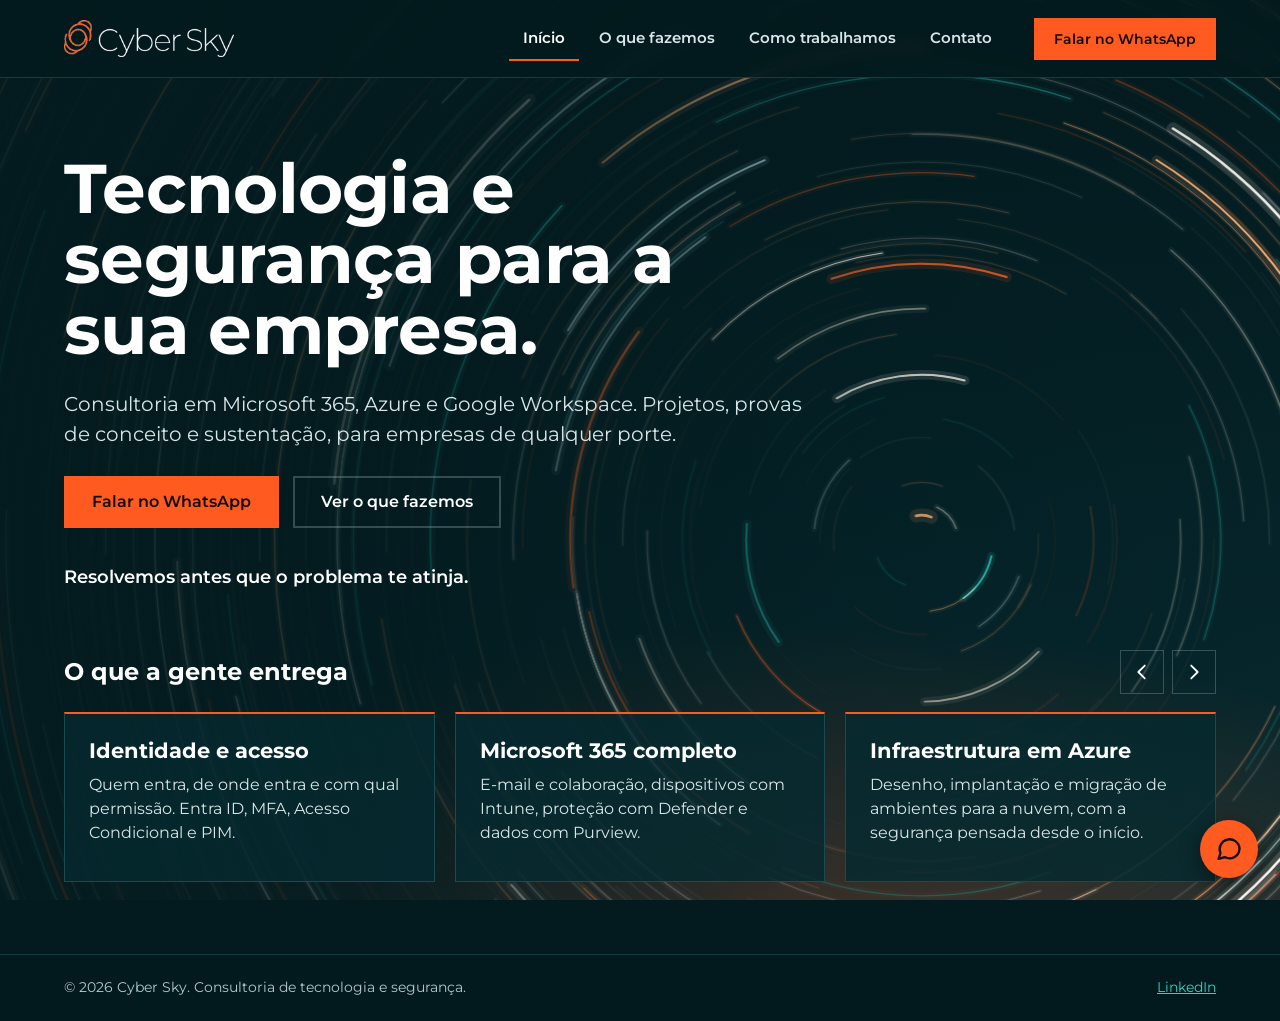
<file: index.html>
<!doctype html>
<html lang="pt-BR">
<head>
<meta charset="utf-8">
<meta name="viewport" content="width=device-width, initial-scale=1">
<meta http-equiv="Content-Security-Policy" content="default-src 'self'; img-src 'self' data:; style-src 'self'; script-src 'self'; font-src 'self'; connect-src 'self'; object-src 'none'; base-uri 'self'; form-action 'self'; upgrade-insecure-requests">
<meta name="referrer" content="strict-origin-when-cross-origin">
<title>Cyber Sky | Consultoria de tecnologia e segurança</title>
<meta name="description" content="Consultoria de tecnologia e segurança. Projetos, provas de conceito e sustentação em Microsoft 365, Azure e Google Workspace.">
<meta name="theme-color" content="#031A1E">
<link rel="canonical" href="https://www.cyberskyanalytics.com/">
<meta property="og:type" content="website">
<meta property="og:locale" content="pt_BR">
<meta property="og:site_name" content="Cyber Sky">
<meta property="og:title" content="Cyber Sky | Consultoria de tecnologia e segurança">
<meta property="og:description" content="Projetos, provas de conceito e sustentação em Microsoft 365, Azure e Google Workspace.">
<meta property="og:url" content="https://www.cyberskyanalytics.com/">
<meta property="og:image" content="https://www.cyberskyanalytics.com/assets/og.jpg">
<meta property="og:image:width" content="1200">
<meta property="og:image:height" content="630">
<meta name="twitter:card" content="summary_large_image">
<link rel="icon" type="image/png" href="favicon.png">
<link rel="apple-touch-icon" href="apple-touch-icon.png">
<link rel="preload" href="assets/fonts/montserrat.woff2" as="font" type="font/woff2" crossorigin>
<link rel="stylesheet" href="assets/site.css">
</head>
<body>
<a class="pular" href="#conteudo">Pular para o conteúdo</a>

<div class="ceu" aria-hidden="true"><canvas id="ceu"></canvas></div>

<header class="topo">
  <a class="marca" href="#inicio" aria-label="Cyber Sky, página inicial"><img src="assets/logo.png" alt="Cyber Sky" width="170" height="37"></a>
  <nav class="abas" aria-label="Seções do site">
    <a href="#inicio">Início</a>
    <a href="#servicos">O que fazemos</a>
    <a href="#metodo">Como trabalhamos</a>
    <a href="#contato">Contato</a>
  </nav>
  <a class="botao pequeno" data-canal="whatsapp" href="#contato">Falar no WhatsApp</a>
</header>

<main id="conteudo">

  <!-- INÍCIO -->
  <section id="inicio" class="tela" data-aba>
    <div class="capa">
      <h1>Tecnologia e segurança para a sua empresa.</h1>
      <p class="apoio">Consultoria em Microsoft 365, Azure e Google Workspace. Projetos, provas de conceito e sustentação, para empresas de qualquer porte.</p>
      <div class="acoes">
        <a class="botao" data-canal="whatsapp" href="#contato">Falar no WhatsApp</a>
        <a class="botao contorno" href="#servicos">Ver o que fazemos</a>
      </div>
      <p class="lema">Resolvemos antes que o problema te atinja.</p>
    </div>

    <div class="frentes" aria-roledescription="carrossel" aria-label="O que a Cyber Sky entrega">
      <div class="frentes-topo">
        <h2>O que a gente entrega</h2>
        <div class="setas">
          <button type="button" id="ant" aria-label="Frente anterior"><svg viewBox="0 0 24 24" width="22" height="22" aria-hidden="true"><path d="M15 5l-7 7 7 7" fill="none" stroke="currentColor" stroke-width="2" stroke-linecap="round" stroke-linejoin="round"/></svg></button>
          <button type="button" id="prox" aria-label="Próxima frente"><svg viewBox="0 0 24 24" width="22" height="22" aria-hidden="true"><path d="M9 5l7 7-7 7" fill="none" stroke="currentColor" stroke-width="2" stroke-linecap="round" stroke-linejoin="round"/></svg></button>
        </div>
      </div>
      <div class="trilho-janela">
        <ul class="trilho" id="trilho">
          <li><h3>Identidade e acesso</h3><p>Quem entra, de onde entra e com qual permissão. Entra ID, MFA, Acesso Condicional e PIM.</p></li>
          <li><h3>Microsoft 365 completo</h3><p>E-mail e colaboração, dispositivos com Intune, proteção com Defender e dados com Purview.</p></li>
          <li><h3>Infraestrutura em Azure</h3><p>Desenho, implantação e migração de ambientes para a nuvem, com a segurança pensada desde o início.</p></li>
          <li><h3>Microsoft Sentinel</h3><p>Implantação e configuração: conectores, regras de detecção e painéis prontos para o seu time operar.</p></li>
          <li><h3>Licença certa, sem achismo</h3><p>Indicamos qual licença faz sentido para o seu ambiente e onde dá para economizar.</p></li>
          <li><h3>Google Workspace</h3><p>Sua empresa usa Google? Também atendemos: implantação, migração e suporte.</p></li>
        </ul>
      </div>
    </div>
  </section>

  <!-- O QUE FAZEMOS -->
  <section id="servicos" class="tela" data-aba>
    <div class="cabeca">
      <h1>O que fazemos</h1>
      <p class="apoio">Seis frentes, do diagnóstico à sustentação. Cada uma pode ser contratada como prova de conceito, projeto ou acompanhamento mensal.</p>
    </div>
    <div class="lista-frentes">
      <article>
        <h2>Identidade e acesso</h2>
        <p>Organizamos quem acessa o quê. É a base de qualquer ambiente seguro.</p>
        <ul><li>Entra ID e sincronização de diretório</li><li>MFA e Acesso Condicional</li><li>Privilégios sob demanda com PIM</li></ul>
      </article>
      <article>
        <h2>Microsoft 365 completo</h2>
        <p>Implantamos e ajustamos toda a suíte, não só o e-mail.</p>
        <ul><li>Exchange Online, Teams, SharePoint e OneDrive</li><li>Dispositivos com Intune</li><li>Proteção com Defender e dados com Purview</li></ul>
      </article>
      <article>
        <h2>Infraestrutura em Azure</h2>
        <p>Levamos o seu ambiente para a nuvem com segurança desde o desenho.</p>
        <ul><li>Arquitetura e implantação</li><li>Migração de servidores e serviços</li><li>Ambientes híbridos</li></ul>
      </article>
      <article>
        <h2>Microsoft Sentinel</h2>
        <p>Implantamos e configuramos o Sentinel. A operação fica com o seu time ou com o SOC que você escolher.</p>
        <ul><li>Conectores de dados</li><li>Regras de detecção</li><li>Painéis e automações</li></ul>
      </article>
      <article>
        <h2>Licenciamento</h2>
        <p>Analisamos o ambiente e indicamos a licença certa. Não revendemos licença, então a recomendação é só técnica.</p>
        <ul><li>Revisão do que já está contratado</li><li>Licenças sem uso ou sobrepostas</li><li>Plano de compra por necessidade</li></ul>
      </article>
      <article>
        <h2>Google Workspace</h2>
        <p>Atendemos também quem trabalha com Google.</p>
        <ul><li>Implantação e configuração</li><li>Migração entre plataformas</li><li>Suporte ao time</li></ul>
      </article>
    </div>
    <p class="fecho">Não achou o que precisa? <a href="#contato">Conte o seu cenário</a> e a gente diz, com franqueza, se é com a gente.</p>
  </section>

  <!-- COMO TRABALHAMOS -->
  <section id="metodo" class="tela" data-aba>
    <div class="cabeca">
      <h1>Como trabalhamos</h1>
      <p class="apoio">Direto, técnico na medida certa e sempre humano. Você escolhe o formato que cabe no momento da sua empresa.</p>
    </div>

    <div class="orbita">
      <svg class="arco" viewBox="0 0 1200 120" preserveAspectRatio="none" aria-hidden="true"><path d="M0 96 Q600 -40 1200 96" fill="none" stroke="#FF5A1F" stroke-width="2" vector-effect="non-scaling-stroke"/></svg>
      <div class="formatos">
        <article><span class="estrela" aria-hidden="true"></span><h2>Prova de conceito</h2><p>Validamos a solução no seu ambiente antes de você investir no projeto completo.</p><p class="modelo">Prazo curto</p></article>
        <article class="principal"><span class="estrela" aria-hidden="true"></span><h2>Projeto</h2><p>Implantação com escopo, prazo e investimento definidos por escrito.</p><p class="modelo">Escopo fechado</p></article>
        <article><span class="estrela" aria-hidden="true"></span><h2>Sustentação</h2><p>Acompanhamento mensal do ambiente, suporte ao time e orientação de licenças.</p><p class="modelo">Mensalidade</p></article>
      </div>
    </div>

    <h2 class="sub">Do primeiro contato à entrega</h2>
    <ol class="passos">
      <li><h3>Conversa</h3><p>Você conta o cenário. A gente ouve e diz o que faz sentido.</p></li>
      <li><h3>Diagnóstico</h3><p>Olhamos o ambiente e apontamos riscos e prioridades.</p></li>
      <li><h3>Proposta</h3><p>Escopo, prazo e investimento por escrito, sem letra miúda.</p></li>
      <li><h3>Entrega</h3><p>Execução com documentação e repasse para o seu time.</p></li>
    </ol>
  </section>

  <!-- CONTATO -->
  <section id="contato" class="tela" data-aba>
    <div class="cabeca">
      <h1>Fale com a gente</h1>
      <p class="apoio">Conte o seu cenário pelo canal que preferir. A resposta vem direto de quem executa.</p>
    </div>
    <div class="contato-grade">
      <ul class="canais">
        <li><span>WhatsApp</span><a data-canal="whatsapp" data-texto="numero" href="#contato">Chamar no WhatsApp</a></li>
        <li><span>E-mail</span><a data-canal="email" data-texto="endereco" href="#contato">Enviar e-mail</a></li>
        <li><span>LinkedIn</span><a data-canal="linkedin" href="#contato" rel="noopener">Mensagem na página</a></li>
      </ul>

      <form id="form" novalidate>
        <div class="campo"><label for="nome">Nome</label><input id="nome" name="nome" type="text" autocomplete="name" required></div>
        <div class="campo"><label for="empresa">Empresa</label><input id="empresa" name="empresa" type="text" autocomplete="organization"></div>
        <div class="campo"><label for="email">E-mail</label><input id="email" name="email" type="email" autocomplete="email" required></div>
        <div class="campo"><label for="mensagem">O que você precisa?</label><textarea id="mensagem" name="mensagem" rows="4" required></textarea></div>
        <p class="aviso" id="erro" role="alert" hidden>Preencha nome, e-mail e a mensagem para enviar.</p>
        <div class="acoes">
          <button class="botao" type="submit" data-envio="whatsapp">Enviar por WhatsApp</button>
          <button class="botao contorno" type="submit" data-envio="email">Enviar por e-mail</button>
        </div>
        <p class="nota">O formulário abre o seu WhatsApp ou o seu e-mail com a mensagem pronta. O site não guarda nenhum dado.</p>
      </form>
    </div>
  </section>
</main>

<footer class="rodape">
  <span>© 2026 Cyber Sky. Consultoria de tecnologia e segurança.</span>
  <a data-canal="linkedin" href="#contato" rel="noopener">LinkedIn</a>
</footer>

<a class="zap" data-canal="whatsapp" href="#contato" aria-label="Falar no WhatsApp">
  <svg viewBox="0 0 24 24" width="28" height="28" aria-hidden="true"><path d="M21 11.5a8.5 8.5 0 0 1-12.6 7.4L3 20.5l1.700-5A8.5 8.5 0 1 1 21 11.5z" fill="none" stroke="currentColor" stroke-width="2" stroke-linejoin="round"/></svg>
</a>

<script src="assets/site.js" defer></script>
</body>
</html>
</file>
<file: assets/site.css>
@font-face{font-family:"Montserrat";src:url("fonts/montserrat.woff2") format("woff2");font-weight:100 900;font-display:swap}

:root{
  --abismo:#031A1E; --petroleo:#062A30; --linha:#1C4A51;
  --texto:#FFFFFF; --texto2:#D9E6E7; --texto3:#B4C9CB;
  --solar:#FF5A1F; --solar2:#FF7A47; --turquesa:#2FD3C5;
  --borda:rgba(180,201,203,.28);
  --lado:clamp(20px,5vw,72px);
  color-scheme:dark;
}
*,*::before,*::after{box-sizing:border-box;margin:0;padding:0}
body{min-height:100vh;display:flex;flex-direction:column;background:var(--abismo);color:var(--texto);font-family:"Montserrat",system-ui,-apple-system,"Segoe UI",Roboto,Arial,sans-serif;font-size:17px;line-height:1.55;-webkit-font-smoothing:antialiased;overflow-x:hidden}
[hidden]{display:none !important}
img{max-width:100%;height:auto;display:block}
a{color:var(--turquesa)}
a:hover{color:#8DEBE2}
:focus-visible{outline:2px solid var(--turquesa);outline-offset:3px;border-radius:2px}
h1[tabindex="-1"]:focus{outline:none}
.pular{position:absolute;left:-999px;top:8px;background:var(--solar);color:#120A06;padding:10px 14px;font-weight:600;z-index:50}
.pular:focus{left:8px}

/* ---------- céu ---------- */
.ceu{position:fixed;inset:0;z-index:0;overflow:hidden;background:
  radial-gradient(90% 55% at 62% 108%, rgba(255,90,31,.34), rgba(255,90,31,0) 70%),
  linear-gradient(180deg,#031A1E 0%,#062A30 100%)}
.ceu canvas{position:absolute;transform-origin:50% 50%}
.ceu::after{content:"";position:absolute;inset:0;background:linear-gradient(100deg,rgba(3,26,30,.95) 0%,rgba(3,26,30,.82) 36%,rgba(3,26,30,.30) 66%,rgba(3,26,30,0) 100%)}
body.interna .ceu::after{background:linear-gradient(100deg,rgba(3,26,30,.96) 0%,rgba(3,26,30,.90) 55%,rgba(3,26,30,.62) 100%)}
@media (prefers-reduced-motion:no-preference){
  .ceu canvas{animation:girar 1500s linear infinite}
}
@keyframes girar{to{transform:rotate(360deg)}}

/* ---------- topo ---------- */
.topo{position:sticky;top:0;z-index:20;display:flex;align-items:center;gap:28px;padding:16px var(--lado);background:rgba(3,26,30,.86);backdrop-filter:blur(8px);border-bottom:1px solid rgba(28,74,81,.7)}
.marca img{width:170px}
.abas{display:flex;gap:6px;margin-left:auto}
.abas a{color:var(--texto2);text-decoration:none;font-weight:600;font-size:15px;padding:10px 14px;border-bottom:2px solid transparent}
.abas a:hover{color:var(--texto)}
.abas a[aria-current="page"]{color:var(--texto);border-bottom-color:var(--solar)}

.botao{display:inline-flex;align-items:center;justify-content:center;font:600 16px/1 "Montserrat",system-ui,sans-serif;text-decoration:none;cursor:pointer;padding:16px 26px;border:2px solid var(--solar);background:var(--solar);color:#120A06;transition:background .15s,border-color .15s,color .15s}
.botao:hover{background:var(--solar2);border-color:var(--solar2);color:#120A06}
.botao.contorno{background:transparent;color:var(--texto);border-color:var(--borda)}
.botao.contorno:hover{border-color:var(--texto);color:var(--texto);background:transparent}
.botao.pequeno{padding:12px 18px;font-size:14px}

/* ---------- telas ---------- */
main{position:relative;z-index:1;flex:1}
.tela{padding:0 var(--lado) 64px}
body.com-abas .tela[hidden]{display:none}
h1{font-weight:700;font-size:clamp(38px,5.4vw,78px);line-height:1.02;letter-spacing:-.01em;max-width:13ch}
.cabeca h1{font-size:clamp(34px,4.2vw,58px);max-width:none}
h2{font-weight:700;font-size:24px;line-height:1.15}
h3{font-weight:700;font-size:21px;line-height:1.2}
.apoio{font-size:clamp(17px,1.55vw,21px);line-height:1.5;color:var(--texto2);max-width:40em}
.acoes{display:flex;flex-wrap:wrap;gap:14px}

/* início */
.capa{min-height:calc(100vh - 78px - 250px);display:flex;flex-direction:column;justify-content:center;gap:26px;padding:56px 0 40px;max-width:760px}
.lema{font-weight:600;font-size:18px;color:var(--texto);margin-top:10px}
.frentes{padding-bottom:8px}
.frentes-topo{display:flex;align-items:center;justify-content:space-between;gap:16px;margin-bottom:18px}
.setas{display:flex;gap:8px}
.setas button{width:44px;height:44px;display:grid;place-items:center;background:transparent;color:var(--texto);border:1px solid var(--borda);cursor:pointer}
.setas button:hover{border-color:var(--texto)}
.trilho-janela{overflow:hidden}
.trilho{list-style:none;display:flex;gap:20px;transition:transform .6s cubic-bezier(.2,.7,.2,1)}
.trilho li{flex:0 0 calc((100% - 40px)/3);background:rgba(6,42,48,.82);border:1px solid var(--linha);border-top:2px solid var(--solar);padding:24px 24px 26px;display:flex;flex-direction:column;gap:10px;min-height:170px}
.trilho p{font-size:15.5px;color:var(--texto2)}
@media (prefers-reduced-motion:reduce){.trilho{transition:none}}

/* o que fazemos */
.cabeca{padding:56px 0 34px;display:flex;flex-direction:column;gap:16px}
.lista-frentes{display:grid;grid-template-columns:repeat(3,minmax(0,1fr));gap:34px 44px}
.lista-frentes article{display:flex;flex-direction:column;gap:10px;padding-top:18px;border-top:2px solid var(--solar)}
.lista-frentes p{font-size:15.5px;color:var(--texto2)}
.lista-frentes ul{list-style:none;display:grid;gap:6px;margin-top:4px}
.lista-frentes li{font-size:14.5px;color:var(--texto3);padding-left:18px;position:relative}
.lista-frentes li::before{content:"";position:absolute;left:0;top:.62em;width:7px;height:7px;border-radius:50%;background:var(--turquesa)}
.fecho{margin-top:40px;font-size:16px;color:var(--texto2)}

/* como trabalhamos */
.orbita{position:relative;padding-top:8px}
.arco{display:block;width:100%;height:90px}
.formatos{display:grid;grid-template-columns:repeat(3,minmax(0,1fr));gap:44px;margin-top:-34px}
.formatos article{display:flex;flex-direction:column;gap:10px;position:relative;padding-top:34px}
.formatos article:nth-child(2){margin-top:-26px}
.estrela{position:absolute;left:0;top:0;width:14px;height:14px;border-radius:50%;background:#FFEADB;box-shadow:0 0 0 5px rgba(255,90,31,.28),0 0 22px 6px rgba(255,90,31,.55)}
.principal .estrela{width:20px;height:20px;top:-3px}
.formatos p{font-size:15.5px;color:var(--texto2)}
.modelo{font-weight:600;font-size:14px !important;color:var(--turquesa) !important}
.sub{margin:54px 0 20px}
.passos{list-style:none;counter-reset:passo;display:grid;grid-template-columns:repeat(4,minmax(0,1fr));gap:28px}
.passos li{counter-increment:passo;display:flex;flex-direction:column;gap:8px;padding-top:16px;border-top:1px solid var(--borda)}
.passos li::before{content:counter(passo);font-weight:700;font-size:15px;color:var(--solar2)}
.passos h3{font-size:19px}
.passos p{font-size:15px;color:var(--texto2)}

/* contato */
.contato-grade{display:grid;grid-template-columns:minmax(0,.9fr) minmax(0,1.1fr);gap:56px;align-items:start}
.canais{list-style:none;display:grid;gap:26px}
.canais li{display:flex;flex-direction:column;gap:4px;padding-top:16px;border-top:1px solid var(--borda)}
.canais span{font-weight:600;font-size:14px;color:var(--texto3)}
.canais a{font-weight:700;font-size:clamp(20px,2vw,26px);color:var(--texto);text-decoration:none;overflow-wrap:anywhere}
.canais a:hover{color:var(--solar2)}
form{display:grid;gap:16px;background:rgba(6,42,48,.86);border:1px solid var(--linha);padding:28px}
.campo{display:grid;gap:6px}
label{font-weight:600;font-size:14px;color:var(--texto2)}
input,textarea{font:400 16px/1.4 "Montserrat",system-ui,sans-serif;color:var(--texto);background:rgba(3,26,30,.7);border:1px solid var(--borda);padding:12px 14px;width:100%}
input:focus,textarea:focus{outline:2px solid var(--turquesa);outline-offset:1px}
textarea{resize:vertical;min-height:110px}
.aviso{font-size:14px;font-weight:600;color:#FFB59A}
.nota{font-size:13.5px;color:var(--texto3)}

/* rodapé e flutuante */
.rodape{position:relative;z-index:1;display:flex;justify-content:space-between;gap:16px;flex-wrap:wrap;padding:22px var(--lado);border-top:1px solid rgba(28,74,81,.7);background:rgba(3,26,30,.86);font-size:14px;color:var(--texto3)}
.zap{position:fixed;right:22px;bottom:22px;z-index:30;width:58px;height:58px;border-radius:50%;display:grid;place-items:center;background:var(--solar);color:#120A06;box-shadow:0 6px 22px rgba(0,0,0,.45)}
.zap:hover{background:var(--solar2);color:#120A06}

/* ---------- telas menores ---------- */
@media (max-width:980px){
  .topo{flex-wrap:wrap;gap:12px 16px}
  .abas{order:3;width:100%;margin-left:0;overflow-x:auto;gap:2px}
  .abas a{white-space:nowrap;padding:8px 12px}
  .topo .botao.pequeno{margin-left:auto}
  .trilho li{flex-basis:calc((100% - 20px)/2)}
  .lista-frentes{grid-template-columns:repeat(2,minmax(0,1fr))}
  .passos{grid-template-columns:repeat(2,minmax(0,1fr))}
  .contato-grade{grid-template-columns:1fr;gap:36px}
  .capa{min-height:0;padding-top:44px}
}
@media (max-width:640px){
  body{font-size:16px}
  .marca img{width:140px}
  .trilho li{flex-basis:100%}
  .lista-frentes{grid-template-columns:1fr}
  .formatos{grid-template-columns:1fr;gap:30px;margin-top:6px}
  .formatos article:nth-child(2){margin-top:0}
  .arco{display:none}
  .passos{grid-template-columns:1fr}
  form{padding:20px}
  .ceu::after{background:linear-gradient(180deg,rgba(3,26,30,.93) 0%,rgba(3,26,30,.84) 60%,rgba(3,26,30,.55) 100%)}
  .zap{right:16px;bottom:16px}
}
</file>
